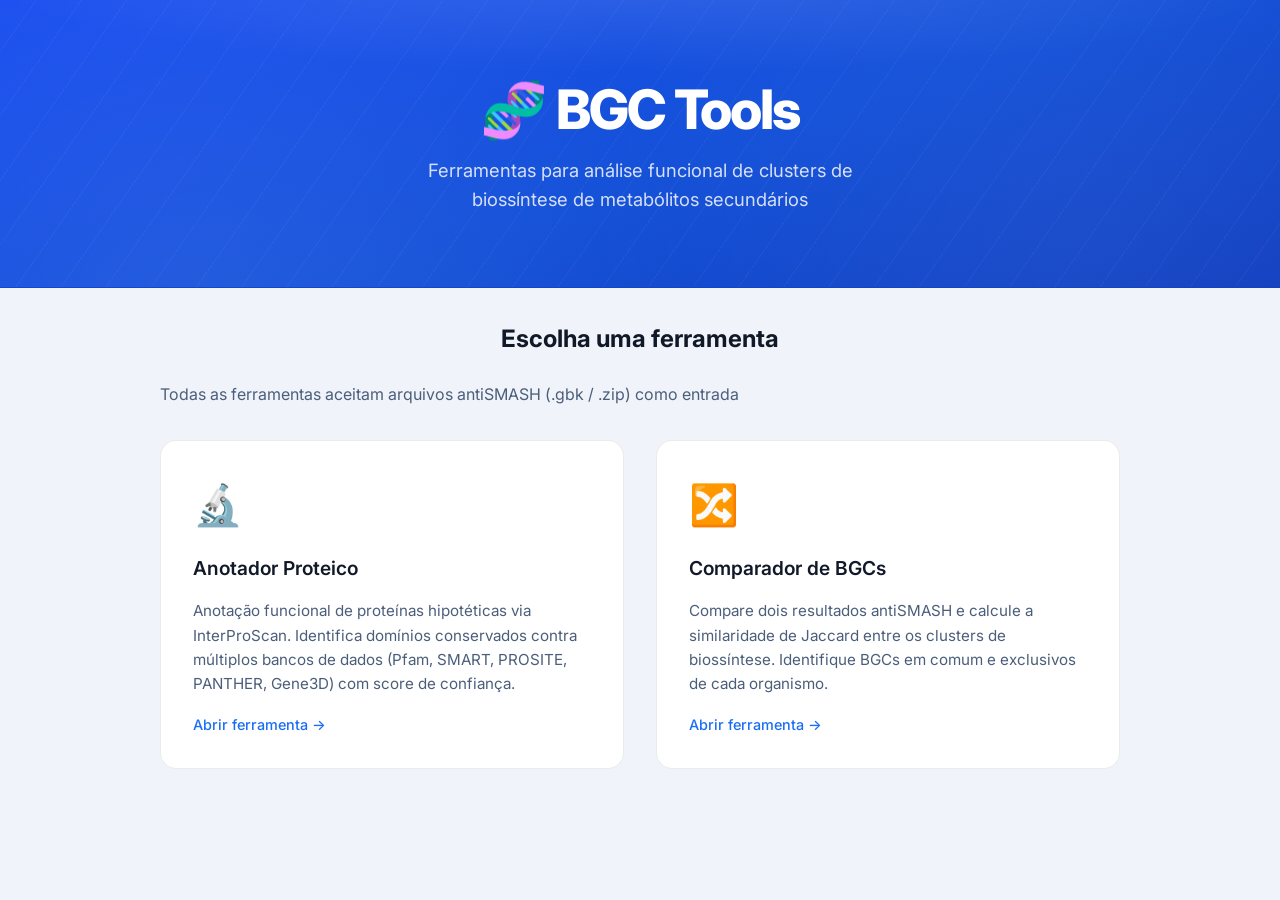
<file: frontend/index.html>
<!DOCTYPE html>
<html lang="pt-BR">
<head>
    <meta charset="UTF-8">
    <meta name="viewport" content="width=device-width, initial-scale=1.0">
    <title>BGC Tools — Ferramentas para Análise de BGC</title>
    <link rel="preconnect" href="https://fonts.googleapis.com">
    <link rel="preconnect" href="https://fonts.gstatic.com" crossorigin>
    <link rel="stylesheet" href="style.css">
</head>
<body>
    <!-- ===== LANDING PAGE ===== -->
    <div id="page-home" class="page active">
        <header class="header-hero">
            <div class="header-content">
                <h1 class="title">🧬 BGC Tools</h1>
                <p class="subtitle">Ferramentas para análise funcional de clusters de biossíntese de metabólitos secundários</p>
            </div>
        </header>

        <div class="container">
            <main class="main-content">
                <div class="welcome-section">
                    <h2>Escolha uma ferramenta</h2>
                    <p style="color: var(--text-secondary); margin-bottom: var(--spacing-xl);">Todas as ferramentas aceitam arquivos antiSMASH (.gbk / .zip) como entrada</p>

                    <div class="tool-cards">
                        <a href="anotador.html" class="tool-card">
                            <div class="icon">🔬</div>
                            <h3>Anotador Proteico</h3>
                            <p>Anotação funcional de proteínas hipotéticas via InterProScan. Identifica domínios conservados contra múltiplos bancos de dados (Pfam, SMART, PROSITE, PANTHER, Gene3D) com score de confiança.</p>
                            <div class="card-footer">Abrir ferramenta →</div>
                        </a>

                        <a href="comparador.html" class="tool-card">
                            <div class="icon">🔀</div>
                            <h3>Comparador de BGCs</h3>
                            <p>Compare dois resultados antiSMASH e calcule a similaridade de Jaccard entre os clusters de biossíntese. Identifique BGCs em comum e exclusivos de cada organismo.</p>
                            <div class="card-footer">Abrir ferramenta →</div>
                        </a>
                    </div>
                </div>
            </main>
        </div>
    </div>
</body>
</html>
</file>
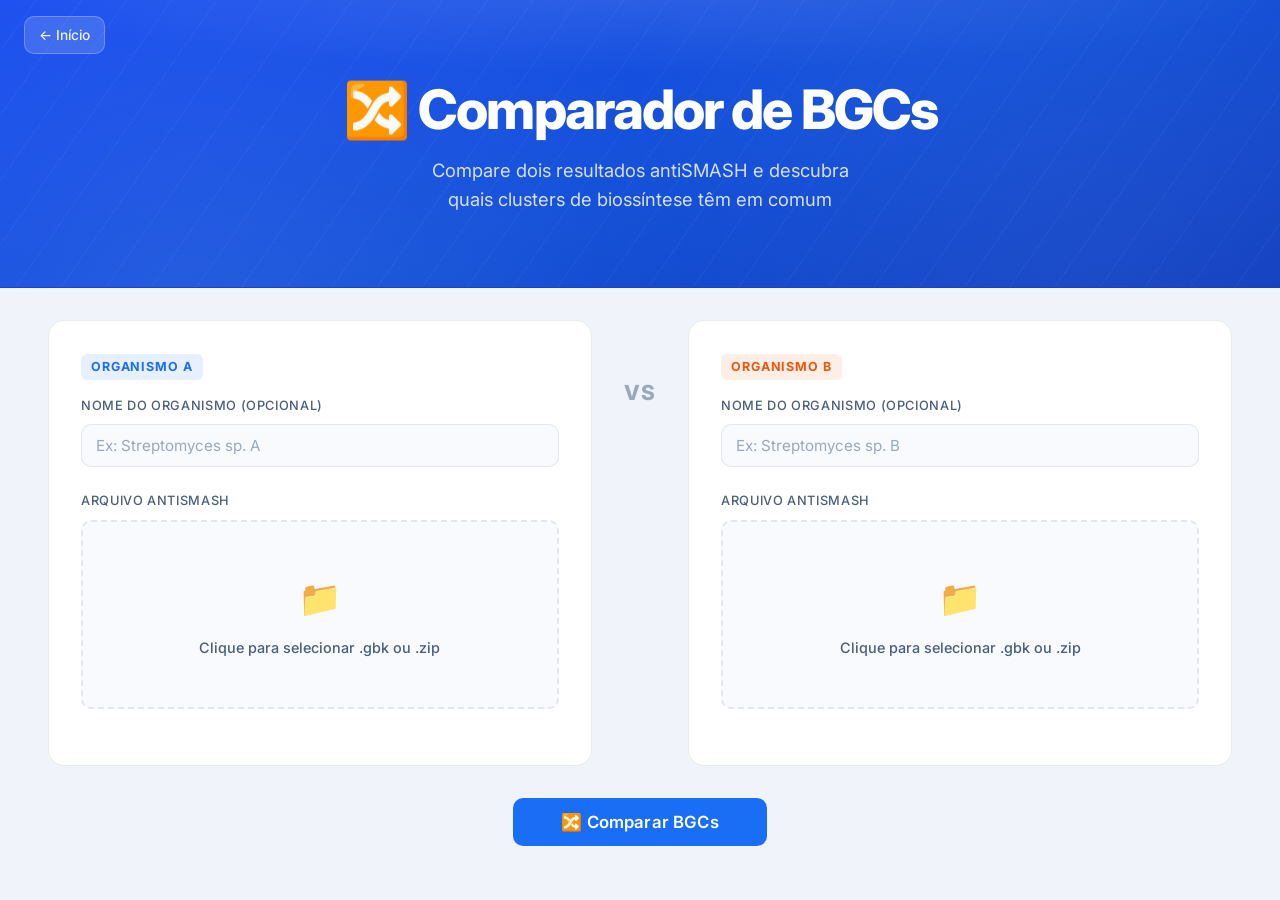
<file: frontend/comparador.html>
<!DOCTYPE html>
<html lang="pt-BR">
<head>
    <meta charset="UTF-8">
    <meta name="viewport" content="width=device-width, initial-scale=1.0">
    <title>Comparador de BGCs — BGC Tools</title>
    <link rel="preconnect" href="https://fonts.googleapis.com">
    <link rel="preconnect" href="https://fonts.gstatic.com" crossorigin>
    <link rel="stylesheet" href="style.css">
</head>
<body>

    <!-- ===== NOTIFICAÇÃO ===== -->
    <div id="notification" class="notification">
        <div class="notification-content">
            <span id="notification-message"></span>
        </div>
        <button class="notification-close" onclick="closeNotification()">✕</button>
    </div>

    <!-- ===== PÁGINA 1: INPUT ===== -->
    <div id="page-input" class="page active">
        <header class="header-hero">
            <nav class="top-nav">
                <a href="index.html" class="btn-back">← Início</a>
            </nav>
            <div class="header-content">
                <h1 class="title">🔀 Comparador de BGCs</h1>
                <p class="subtitle">Compare dois resultados antiSMASH e descubra quais clusters de biossíntese têm em comum</p>
            </div>
        </header>

        <div class="container">
            <main class="main-content">

                <div class="compare-inputs">

                    <!-- Organismo A -->
                    <div class="compare-card" id="card-a">
                        <div class="compare-card-header">
                            <span class="compare-label label-a">Organismo A</span>
                        </div>
                        <div class="form-group">
                            <label for="name-a">Nome do organismo (opcional)</label>
                            <input type="text" id="name-a" class="input-text" placeholder="Ex: Streptomyces sp. A">
                        </div>
                        <div class="form-group">
                            <label>Arquivo antiSMASH</label>
                            <div class="file-input-wrapper">
                                <input type="file" id="file-a" accept=".gbk,.zip" class="input-file">
                                <label for="file-a" class="file-input-label">
                                    <span class="file-icon">📁</span>
                                    <span class="file-text" id="file-a-text">Clique para selecionar .gbk ou .zip</span>
                                </label>
                            </div>
                        </div>
                    </div>

                    <div class="compare-vs">VS</div>

                    <!-- Organismo B -->
                    <div class="compare-card" id="card-b">
                        <div class="compare-card-header">
                            <span class="compare-label label-b">Organismo B</span>
                        </div>
                        <div class="form-group">
                            <label for="name-b">Nome do organismo (opcional)</label>
                            <input type="text" id="name-b" class="input-text" placeholder="Ex: Streptomyces sp. B">
                        </div>
                        <div class="form-group">
                            <label>Arquivo antiSMASH</label>
                            <div class="file-input-wrapper">
                                <input type="file" id="file-b" accept=".gbk,.zip" class="input-file">
                                <label for="file-b" class="file-input-label">
                                    <span class="file-icon">📁</span>
                                    <span class="file-text" id="file-b-text">Clique para selecionar .gbk ou .zip</span>
                                </label>
                            </div>
                        </div>
                    </div>

                </div>

                <div style="text-align: center; margin-top: var(--spacing-xl);">
                    <button class="btn btn-primary" id="btn-compare" onclick="submitComparison()"
                            style="padding: 14px 48px; font-size: 1.05em;">
                        🔀 Comparar BGCs
                    </button>
                </div>

            </main>
        </div>
    </div>

    <!-- ===== PÁGINA 2: RESULTADOS ===== -->
    <div id="page-results" class="page">
        <div class="container">
            <header class="header-small">
                <button class="btn-back" onclick="goToPage('page-input')">← Nova Comparação</button>
                <h1>Resultado da Comparação</h1>
            </header>
            <main class="main-content">
                <div id="results-content"></div>
            </main>
        </div>
    </div>

    <script src="comparador.js"></script>
</body>
</html>
</file>
<file: frontend/style.css>
/* ===== IMPORTS ===== */
@import url('https://fonts.googleapis.com/css2?family=Inter:opsz,wght@14..32,300;14..32,400;14..32,500;14..32,600;14..32,700;14..32,800&family=JetBrains+Mono:wght@400;500&display=swap');

/* ===== VARIÁVEIS GLOBAIS ===== */
:root {
    /* Core backgrounds */
    --bg-base:    #f0f4fa;
    --bg-surface: #f8fafd;
    --bg-card:    #ffffff;
    --bg-raised:  #eef2f9;
    --bg-hover:   #e4ecf7;

    /* Accent */
    --accent:       #1a6ef5;
    --accent-dim:   rgba(26, 110, 245, 0.08);
    --accent-glow:  rgba(26, 110, 245, 0.18);
    --accent-dark:  #1459cc;

    /* Secondary */
    --blue:     #1a6ef5;
    --blue-dim: rgba(26, 110, 245, 0.08);

    /* Text */
    --text-primary:   #111827;
    --text-secondary: #4b5e7a;
    --text-muted:     #9aa8bc;

    /* Borders */
    --border:        rgba(0, 0, 0, 0.08);
    --border-accent: rgba(26, 110, 245, 0.22);

    /* Status */
    --success: #059669;
    --warning: #d97706;
    --error:   #dc2626;
    --info:    #1a6ef5;

    /* Legacy compatibility */
    --color-primary:       var(--accent);
    --color-primary-dark:  var(--accent-dark);
    --color-success:       var(--success);
    --color-warning:       var(--warning);
    --color-error:         var(--error);
    --color-info:          var(--info);
    --color-text:          var(--text-primary);
    --color-text-light:    var(--text-secondary);
    --color-text-lighter:  var(--text-muted);
    --color-bg:            var(--bg-surface);
    --color-bg-light:      var(--bg-card);
    --color-border:        var(--border);
    --color-shadow:        rgba(0, 0, 0, 0.08);

    /* Spacing */
    --spacing-xs:  4px;
    --spacing-sm:  8px;
    --spacing-md:  16px;
    --spacing-lg:  24px;
    --spacing-xl:  32px;
    --spacing-2xl: 48px;

    /* Radius */
    --radius-sm: 6px;
    --radius-md: 10px;
    --radius-lg: 16px;
    --radius-xl: 24px;

    /* Transition */
    --transition: all 0.2s cubic-bezier(0.4, 0, 0.2, 1);
}

/* ===== RESET ===== */
*, *::before, *::after {
    margin: 0;
    padding: 0;
    box-sizing: border-box;
}

html { scroll-behavior: smooth; }

body {
    font-family: 'Inter', -apple-system, BlinkMacSystemFont, 'Segoe UI', sans-serif;
    background-color: var(--bg-base);
    color: var(--text-primary);
    line-height: 1.6;
    font-size: 16px;
    -webkit-font-smoothing: antialiased;
    -moz-osx-font-smoothing: grayscale;
}

/* ===== SCROLLBAR ===== */
::-webkit-scrollbar { width: 5px; height: 5px; }
::-webkit-scrollbar-track { background: var(--bg-surface); }
::-webkit-scrollbar-thumb { background: var(--bg-hover); border-radius: 99px; }
::-webkit-scrollbar-thumb:hover { background: var(--text-muted); }

/* ===== GLOBAL ACCENT COLOR ===== */
input[type="checkbox"], input[type="radio"] {
    accent-color: var(--accent);
}

/* ===== NOTIFICAÇÃO ===== */
.notification {
    position: fixed;
    top: 20px;
    right: 20px;
    max-width: 420px;
    background: var(--bg-raised);
    border: 1px solid var(--border);
    border-left: 4px solid var(--error);
    color: var(--text-primary);
    padding: 14px 18px;
    border-radius: var(--radius-md);
    box-shadow: 0 8px 40px rgba(0, 0, 0, 0.5);
    display: none;
    flex-direction: row;
    align-items: center;
    justify-content: space-between;
    gap: var(--spacing-md);
    z-index: 9999;
    animation: slideInRight 0.3s cubic-bezier(0.4, 0, 0.2, 1);
    backdrop-filter: blur(12px);
}

.notification.active { display: flex; }
.notification.success { border-left-color: var(--success); }
.notification.warning { border-left-color: var(--warning); }
.notification.info    { border-left-color: var(--info); }
.notification.error   { border-left-color: var(--error); }

.notification-content {
    flex: 1;
    font-size: 0.92em;
    font-weight: 500;
}

.notification-close {
    background: none;
    border: none;
    color: var(--text-secondary);
    font-size: 18px;
    cursor: pointer;
    padding: 0;
    display: flex;
    align-items: center;
    justify-content: center;
    transition: var(--transition);
    border-radius: 50%;
    width: 28px;
    height: 28px;
    flex-shrink: 0;
}

.notification-close:hover {
    background: var(--bg-hover);
    color: var(--text-primary);
}

/* ===== ANIMATIONS ===== */
@keyframes slideInRight {
    from { transform: translateX(100%); opacity: 0; }
    to   { transform: translateX(0);    opacity: 1; }
}

@keyframes slideIn {
    from { transform: translateX(400px); opacity: 0; }
    to   { transform: translateX(0);     opacity: 1; }
}

@keyframes slideOut {
    from { transform: translateX(0);     opacity: 1; }
    to   { transform: translateX(400px); opacity: 0; }
}

@keyframes fadeIn {
    from { opacity: 0; transform: translateY(8px); }
    to   { opacity: 1; transform: translateY(0); }
}

@keyframes slideUp {
    from { transform: translateY(20px); opacity: 0; }
    to   { transform: translateY(0);    opacity: 1; }
}

@keyframes spin {
    0%   { transform: rotate(0deg); }
    100% { transform: rotate(360deg); }
}

@keyframes pulse {
    0%, 100% { box-shadow: 0 0 0 0 var(--accent-glow), 0 8px 24px var(--accent-glow); }
    50%       { box-shadow: 0 0 0 10px transparent, 0 12px 32px var(--accent-glow); }
}

@keyframes glow-line {
    0%   { opacity: 0.3; }
    50%  { opacity: 0.7; }
    100% { opacity: 0.3; }
}

/* ===== MODAL DE SELEÇÃO DE PROTEÍNAS ===== */
.modal {
    display: none;
    position: fixed;
    inset: 0;
    background: rgba(0, 0, 0, 0.75);
    z-index: 10000;
    align-items: center;
    justify-content: center;
    animation: fadeIn 0.2s ease;
    backdrop-filter: blur(6px);
}

.modal.active { display: flex; }

.modal-content {
    background: var(--bg-card);
    border: 1px solid var(--border);
    border-radius: var(--radius-lg);
    box-shadow: 0 24px 80px rgba(0, 0, 0, 0.7);
    max-width: 600px;
    width: 95%;
    max-height: 80vh;
    display: flex;
    flex-direction: column;
    animation: slideUp 0.3s cubic-bezier(0.4, 0, 0.2, 1);
}

.modal-proteins-content {
    max-width: 1200px;
    width: 98%;
    max-height: 88vh;
}

.modal-header {
    display: flex;
    justify-content: space-between;
    align-items: center;
    padding: var(--spacing-lg);
    border-bottom: 1px solid var(--border);
}

.modal-header h2 {
    margin: 0;
    color: var(--accent);
    font-size: 1.1em;
    font-weight: 700;
}

.modal-close {
    background: var(--bg-raised);
    border: 1px solid var(--border);
    font-size: 16px;
    cursor: pointer;
    color: var(--text-secondary);
    transition: var(--transition);
    border-radius: 50%;
    width: 32px;
    height: 32px;
    display: flex;
    align-items: center;
    justify-content: center;
}

.modal-close:hover {
    background: var(--error);
    color: white;
    border-color: var(--error);
}

.modal-body {
    padding: var(--spacing-lg);
    display: flex;
    flex-direction: column;
    gap: var(--spacing-md);
    flex: 1;
    min-height: 0;
    overflow-y: auto;
}

.modal-footer {
    display: flex;
    gap: var(--spacing-md);
    justify-content: flex-end;
    padding: var(--spacing-lg);
    border-top: 1px solid var(--border);
}

/* ===== MODAL DETALHES DO DOMÍNIO ===== */
.modal-overlay {
    display: none;
    position: fixed;
    inset: 0;
    background: rgba(0, 0, 0, 0.88);
    z-index: 10000;
    backdrop-filter: blur(8px);
    animation: fadeIn 0.2s ease;
}

.modal-overlay.active {
    display: flex;
    justify-content: center;
    align-items: center;
    padding: 20px;
}

.modal-domain-container {
    position: relative;
    background: var(--bg-card);
    border: 1px solid var(--border);
    border-radius: var(--radius-lg);
    width: 95%;
    max-width: 1200px;
    max-height: 90vh;
    overflow: hidden;
    box-shadow: 0 32px 80px rgba(0, 0, 0, 0.7);
    animation: slideUp 0.3s cubic-bezier(0.4, 0, 0.2, 1);
}

.modal-domain-close {
    position: absolute;
    top: 16px;
    right: 16px;
    width: 36px;
    height: 36px;
    background: var(--bg-raised);
    border: 1px solid var(--border);
    color: var(--text-secondary);
    border-radius: 50%;
    font-size: 18px;
    cursor: pointer;
    z-index: 10;
    display: flex;
    align-items: center;
    justify-content: center;
    transition: var(--transition);
}

.modal-domain-close:hover {
    background: var(--error);
    border-color: var(--error);
    color: white;
    transform: rotate(90deg);
}

.modal-domain-body {
    padding: 32px;
    overflow-y: auto;
    max-height: 90vh;
}

/* Scrollbar no modal */
.modal-domain-body::-webkit-scrollbar { width: 5px; }
.modal-domain-body::-webkit-scrollbar-track { background: var(--bg-surface); }
.modal-domain-body::-webkit-scrollbar-thumb { background: var(--bg-hover); border-radius: 99px; }

/* Header do domínio no modal */
.domain-header {
    background: linear-gradient(135deg, #eef4ff 0%, #ddeaff 100%);
    border: 1px solid var(--border-accent);
    padding: 28px;
    border-radius: var(--radius-md);
    margin-bottom: 24px;
    box-shadow: 0 2px 16px rgba(26, 110, 245, 0.10);
}

.domain-header-content {
    display: flex;
    align-items: center;
    gap: 20px;
}

.domain-icon { font-size: 3.5em; line-height: 1; }

.domain-title { flex: 1; }

.domain-title h1 {
    margin: 0 0 6px 0;
    font-size: 1.7em;
    font-weight: 700;
    color: var(--text-primary);
}

.domain-title .accession {
    font-family: 'JetBrains Mono', monospace;
    font-size: 1em;
    color: var(--accent);
}

.domain-category-badge {
    background: var(--accent-dim);
    border: 1px solid var(--border-accent);
    color: var(--accent);
    padding: 8px 18px;
    border-radius: var(--radius-md);
    font-size: 0.88em;
    font-weight: 600;
    white-space: nowrap;
}

/* Grid de info do domínio */
.domain-info-grid {
    display: grid;
    grid-template-columns: repeat(3, 1fr);
    gap: 14px;
    margin-bottom: 16px;
}

.info-card {
    background: var(--bg-surface);
    border: 1px solid var(--border);
    border-radius: var(--radius-md);
    padding: 18px;
    transition: var(--transition);
}

.info-card:hover {
    border-color: var(--border-accent);
    transform: translateY(-2px);
    box-shadow: 0 4px 16px rgba(0, 0, 0, 0.4);
}

.info-card-header {
    display: flex;
    align-items: center;
    gap: 8px;
    margin-bottom: 10px;
    font-weight: 600;
    font-size: 0.78em;
    color: var(--text-secondary);
    text-transform: uppercase;
    letter-spacing: 0.06em;
}

.info-card-icon { font-size: 1.2em; }

.info-card-content {
    color: var(--text-primary);
    font-size: 0.92em;
    line-height: 1.6;
}

.info-card-large { grid-column: span 2; }
.info-card-full  { grid-column: span 3; }

.info-card-highlight {
    background: rgba(79, 146, 255, 0.05);
    border-color: rgba(79, 146, 255, 0.18);
}

/* Badges do domínio */
.badge {
    display: inline-block;
    padding: 4px 10px;
    border-radius: 6px;
    font-weight: 600;
    font-size: 0.83em;
    margin: 3px;
}

.badge-database {
    background: rgba(79, 146, 255, 0.10);
    color: var(--blue);
    border: 1px solid rgba(79, 146, 255, 0.25);
}

.badge-position {
    background: rgba(109, 40, 217, 0.07);
    color: #6d28d9;
    border: 1px solid rgba(109, 40, 217, 0.20);
    font-family: 'JetBrains Mono', monospace;
    font-size: 0.95em;
}

.badge-stat {
    background: var(--accent-dim);
    color: var(--accent);
    border: 1px solid var(--border-accent);
    font-family: 'JetBrains Mono', monospace;
}

/* Link InterPro */
.interpro-link {
    display: inline-flex;
    align-items: center;
    gap: 6px;
    color: var(--blue);
    text-decoration: none;
    font-weight: 600;
    font-family: 'JetBrains Mono', monospace;
    padding: 8px 14px;
    background: var(--blue-dim);
    border: 1px solid rgba(79, 146, 255, 0.20);
    border-radius: var(--radius-sm);
    transition: var(--transition);
    font-size: 0.92em;
}

.interpro-link:hover {
    background: var(--blue);
    color: white;
    transform: translateX(3px);
}

/* Responsividade do grid de domínios no modal */
@media (max-width: 1200px) {
    .domain-info-grid { grid-template-columns: repeat(2, 1fr); }
    .info-card-large,
    .info-card-full  { grid-column: span 2; }
}

@media (max-width: 768px) {
    .modal-domain-container { width: 98%; max-height: 95vh; }
    .modal-domain-body { padding: 20px; }
    .domain-info-grid { grid-template-columns: 1fr; }
    .info-card-large,
    .info-card-full  { grid-column: span 1; }
    .domain-header-content { flex-direction: column; text-align: center; }
    .domain-icon { font-size: 3em; }
    .domain-title h1 { font-size: 1.4em; }
}

/* ===== TABELA DE PROTEÍNAS ===== */
.proteins-table-container {
    flex: 1;
    overflow-y: auto;
    border: 1px solid var(--border);
    border-radius: var(--radius-md);
    min-height: 200px;
    max-height: 62vh;
}

.proteins-table {
    width: 100%;
    border-collapse: collapse;
    background: var(--bg-surface);
}

.proteins-table thead {
    background: var(--bg-raised);
    position: sticky;
    top: 0;
    z-index: 1;
}

.proteins-table th {
    padding: 11px var(--spacing-md);
    text-align: left;
    font-weight: 600;
    font-size: 0.78em;
    text-transform: uppercase;
    letter-spacing: 0.06em;
    color: var(--text-secondary);
    border-bottom: 1px solid var(--border);
}

.proteins-table td {
    padding: 10px var(--spacing-md);
    border-bottom: 1px solid var(--border);
    font-size: 0.88em;
    color: var(--text-primary);
}

.proteins-table tbody tr:hover { background: var(--bg-hover); }
.proteins-table tbody tr:last-child td { border-bottom: none; }

@keyframes slideUp2 {
    from { transform: translateY(30px); opacity: 0; }
    to   { transform: translateY(0);    opacity: 1; }
}

/* ===== CONTAINER ===== */
.container {
    width: 100%;
    max-width: 1440px;
    margin: 0 auto;
    padding: 0 var(--spacing-lg);
}

/* ===== PÁGINAS ===== */
.page {
    display: none;
    min-height: 100vh;
    animation: fadeIn 0.25s ease;
}

.page.active {
    display: flex;
    flex-direction: column;
}

/* ===== HOME PAGE HERO ===== */
.header-hero {
    position: relative;
    overflow: hidden;
    background: linear-gradient(160deg, #1a4ef0 0%, #1350d8 55%, #0f3dbf 100%);
    border-bottom: 1px solid rgba(0,0,0,0.12);
    padding: 80px var(--spacing-lg) 72px;
    text-align: center;
}

/* Radial glow background */
.header-hero::before {
    content: '';
    position: absolute;
    inset: 0;
    background:
        radial-gradient(ellipse 80% 55% at 50% -10%, rgba(255,255,255,0.12) 0%, transparent 65%),
        radial-gradient(circle at 15% 110%, rgba(255,255,255,0.07) 0%, transparent 45%),
        radial-gradient(circle at 85% 90%, rgba(255,255,255,0.05) 0%, transparent 45%);
    pointer-events: none;
}

/* Subtle diagonal lines */
.header-hero::after {
    content: '';
    position: absolute;
    inset: 0;
    background-image: repeating-linear-gradient(
        -55deg,
        transparent 0px,
        transparent 36px,
        rgba(255, 255, 255, 0.04) 36px,
        rgba(255, 255, 255, 0.04) 37px
    );
    pointer-events: none;
}

.header-content {
    position: relative;
    z-index: 1;
}

.header-hero .title {
    font-size: 3.4em;
    font-weight: 800;
    letter-spacing: -0.035em;
    margin-bottom: 16px;
    color: #ffffff;
    -webkit-text-fill-color: #ffffff;
    line-height: 1.1;
}

.header-hero .subtitle {
    font-size: 1.15em;
    color: rgba(255, 255, 255, 0.82);
    font-weight: 400;
    max-width: 460px;
    margin: 0 auto;
    line-height: 1.6;
}

/* ===== SMALL HEADER (outras páginas) ===== */
.header-small {
    display: flex;
    align-items: center;
    gap: var(--spacing-md);
    padding: 14px var(--spacing-lg);
    border-bottom: 1px solid var(--border);
    background: var(--bg-surface);
    position: sticky;
    top: 0;
    z-index: 100;
    flex-wrap: wrap;
    backdrop-filter: blur(12px);
}

.header-small h1 {
    flex: 1;
    min-width: 200px;
    font-size: 1em;
    font-weight: 600;
    color: var(--text-primary);
}

/* ===== MAIN CONTENT ===== */
.main-content {
    flex: 1;
    padding: var(--spacing-xl) var(--spacing-lg) var(--spacing-2xl);
}

.loading-content {
    display: flex;
    align-items: center;
    justify-content: center;
    padding: var(--spacing-2xl);
}

/* ===== WELCOME SECTION (home) ===== */
.welcome-section {
    max-width: 960px;
    margin: 0 auto;
}

.cta-button-container {
    display: flex;
    justify-content: center;
    margin-bottom: var(--spacing-2xl);
    padding-top: var(--spacing-xl);
}

.btn-cta {
    padding: 16px 44px;
    font-size: 1.05em;
    letter-spacing: 0.02em;
    background: #ffffff;
    color: var(--accent);
    border: none;
    animation: pulse 3s ease-in-out infinite;
}

.btn-cta:hover {
    transform: translateY(-3px);
    animation: none;
    background: #ffffff;
    color: var(--accent-dark);
    box-shadow: 0 14px 40px rgba(0,0,0,0.18);
}

.welcome-section h2 {
    font-size: 1.5em;
    font-weight: 700;
    margin-bottom: var(--spacing-lg);
    color: var(--text-primary);
    text-align: center;
}

/* ===== INFO CARDS (home) ===== */
.info-cards {
    display: grid;
    grid-template-columns: repeat(auto-fit, minmax(260px, 1fr));
    gap: var(--spacing-lg);
    margin-bottom: var(--spacing-2xl);
}

.info-card {
    background: var(--bg-card);
    border: 1px solid var(--border);
    padding: var(--spacing-xl);
    border-radius: var(--radius-lg);
    text-align: center;
    transition: var(--transition);
}

.info-card:hover {
    border-color: var(--border-accent);
    transform: translateY(-6px);
    box-shadow: 0 12px 36px rgba(0, 0, 0, 0.08), 0 0 20px var(--accent-glow);
}

.info-card .icon {
    font-size: 2.8em;
    margin-bottom: var(--spacing-md);
    display: block;
}

.info-card h3 {
    font-size: 1.1em;
    font-weight: 600;
    margin-bottom: var(--spacing-sm);
    color: var(--accent);
}

.info-card p {
    color: var(--text-secondary);
    font-size: 0.9em;
    line-height: 1.7;
}

/* ===== STEPS ===== */
.steps-section { margin-bottom: var(--spacing-2xl); }
.steps-section h3 { font-size: 1.4em; margin-bottom: var(--spacing-lg); }
.steps { list-style: none; padding: 0; }

.steps li {
    display: flex;
    gap: var(--spacing-lg);
    margin-bottom: var(--spacing-lg);
    padding-bottom: var(--spacing-lg);
    border-bottom: 1px solid var(--border);
}

.steps li:last-child { border-bottom: none; }

.step-number {
    display: flex;
    align-items: center;
    justify-content: center;
    width: 44px;
    height: 44px;
    border-radius: 50%;
    background: var(--accent-dim);
    border: 1px solid var(--border-accent);
    color: var(--accent);
    font-weight: 700;
    font-size: 1em;
    flex-shrink: 0;
}

.step-content strong {
    display: block;
    font-size: 1em;
    margin-bottom: var(--spacing-xs);
    color: var(--text-primary);
}

.step-content p { color: var(--text-secondary); font-size: 0.9em; }

/* ===== INPUT OPTIONS ===== */
.input-options {
    background: var(--bg-card);
    border: 1px solid var(--border);
    padding: var(--spacing-2xl);
    border-radius: var(--radius-lg);
    display: flex;
    gap: var(--spacing-xl);
    align-items: stretch;
    max-width: 1100px;
    margin: 0 auto;
}

.option-section {
    flex: 1;
    display: none;
}

.option-section.active { display: block; }

.option-section:nth-child(1),
.option-section:nth-child(3) { display: block; }

.divider {
    display: flex;
    align-items: center;
    padding: 0 var(--spacing-lg);
    color: var(--text-muted);
    font-weight: 600;
    font-size: 0.8em;
    border-left: 1px solid var(--border);
    border-right: 1px solid var(--border);
    min-height: 100%;
    white-space: nowrap;
    letter-spacing: 0.1em;
}

.option-header {
    display: flex;
    align-items: flex-start;
    gap: var(--spacing-md);
    margin-bottom: var(--spacing-xl);
    padding: var(--spacing-md) var(--spacing-lg);
    background: var(--bg-surface);
    border: 1px solid var(--border);
    border-radius: var(--radius-md);
    cursor: pointer;
    transition: var(--transition);
}

.option-header:hover {
    border-color: var(--border-accent);
    background: var(--bg-raised);
}

.option-header input[type="radio"] {
    margin-top: 4px;
    cursor: pointer;
    width: 17px;
    height: 17px;
}

.option-header label { flex: 1; cursor: pointer; }

.option-header h2 {
    font-size: 1.05em;
    font-weight: 600;
    margin-bottom: 4px;
    color: var(--accent);
}

.option-header p {
    color: var(--text-secondary);
    font-size: 0.86em;
}

.option-content { padding-left: var(--spacing-xl); }

/* ===== FORMS ===== */
.form-group { margin-bottom: var(--spacing-lg); }

.form-group > label {
    display: block;
    font-weight: 500;
    margin-bottom: var(--spacing-sm);
    color: var(--text-secondary);
    font-size: 0.8em;
    text-transform: uppercase;
    letter-spacing: 0.05em;
}

.input-text,
.input-textarea {
    width: 100%;
    padding: 11px 14px;
    background: var(--bg-surface);
    border: 1px solid var(--border);
    border-radius: var(--radius-md);
    font-size: 0.95em;
    font-family: inherit;
    color: var(--text-primary);
    transition: var(--transition);
}

.input-text::placeholder,
.input-textarea::placeholder { color: var(--text-muted); }

.input-text:focus,
.input-textarea:focus {
    outline: none;
    border-color: var(--accent);
    box-shadow: 0 0 0 3px var(--accent-dim);
    background: var(--bg-card);
}

.input-textarea {
    resize: vertical;
    font-family: 'JetBrains Mono', 'Courier New', monospace;
    font-size: 0.86em;
    line-height: 1.65;
}

small {
    display: block;
    margin-top: 6px;
    color: var(--text-muted);
    font-size: 0.8em;
}

/* ===== FILE INPUT ===== */
.file-input-wrapper { position: relative; }
.input-file { display: none; }

.file-input-label {
    display: flex;
    flex-direction: column;
    align-items: center;
    justify-content: center;
    padding: var(--spacing-2xl);
    border: 2px dashed var(--border);
    border-radius: var(--radius-md);
    background: var(--bg-surface);
    cursor: pointer;
    transition: var(--transition);
    gap: 10px;
}

.file-input-label:hover {
    border-color: var(--accent);
    background: var(--accent-dim);
}

.file-icon { font-size: 2.2em; }

.file-text {
    color: var(--text-secondary);
    font-weight: 500;
    font-size: 0.9em;
}

.file-info {
    margin-top: var(--spacing-md);
    padding: 10px 14px;
    background: rgba(16, 185, 129, 0.07);
    border: 1px solid rgba(16, 185, 129, 0.20);
    border-radius: var(--radius-sm);
}

.file-info.hidden { display: none; }

.file-info p {
    margin: 0;
    color: var(--success);
    font-size: 0.88em;
    font-weight: 500;
}

/* ===== BUTTONS ===== */
.btn {
    padding: 10px 20px;
    border: none;
    border-radius: var(--radius-md);
    font-size: 0.92em;
    font-weight: 600;
    cursor: pointer;
    transition: var(--transition);
    display: inline-flex;
    align-items: center;
    justify-content: center;
    gap: 8px;
    text-align: center;
    text-decoration: none;
    letter-spacing: 0.01em;
    font-family: inherit;
}

.btn-primary {
    background: var(--accent);
    color: #ffffff;
}

.btn-primary:hover {
    background: var(--accent-dark);
    transform: translateY(-2px);
    box-shadow: 0 8px 24px var(--accent-glow);
}

.btn-primary:active { transform: translateY(0); }

.btn-primary:disabled {
    opacity: 0.4;
    cursor: not-allowed;
    transform: none;
    box-shadow: none;
}

.btn-secondary {
    background: var(--bg-raised);
    border: 1px solid var(--border);
    color: var(--text-primary);
}

.btn-secondary:hover {
    background: var(--bg-hover);
    border-color: var(--text-muted);
}

.btn-lg {
    padding: 13px var(--spacing-2xl);
    font-size: 1em;
}

.btn-block {
    display: flex;
    width: 100%;
    margin-top: var(--spacing-md);
}

.btn-back {
    background: var(--bg-raised);
    border: 1px solid var(--border);
    color: var(--text-secondary);
    font-size: 0.86em;
    font-weight: 500;
    cursor: pointer;
    padding: 7px 14px;
    border-radius: var(--radius-md);
    transition: var(--transition);
    white-space: nowrap;
    font-family: inherit;
}

.btn-back:hover {
    border-color: var(--accent);
    color: var(--accent);
    transform: translateX(-2px);
}

.btn-download {
    background: var(--accent-dim);
    color: var(--accent);
    border: 1px solid var(--border-accent);
    border-radius: var(--radius-md);
    padding: 8px 18px;
    font-size: 0.86em;
    font-weight: 600;
    cursor: pointer;
    transition: var(--transition);
    white-space: nowrap;
    font-family: inherit;
}

.btn-download:hover {
    background: var(--accent);
    color: #ffffff;
    transform: translateY(-2px);
    box-shadow: 0 6px 20px var(--accent-glow);
}

/* ===== ANALYSIS TIMER PANEL ===== */
.analysis-timer-panel {
    background: var(--bg-raised);
    border: 1px solid var(--border);
    border-radius: var(--radius-md);
    padding: 16px 20px;
    margin: 20px 0 8px;
    max-width: 560px;
    width: 100%;
}

.timer-stats-row {
    display: flex;
    gap: 10px;
    justify-content: space-between;
    margin-bottom: 12px;
    flex-wrap: wrap;
}

.timer-stat {
    display: flex;
    flex-direction: column;
    align-items: center;
    flex: 1;
    min-width: 90px;
    background: var(--bg-surface);
    border: 1px solid var(--border);
    border-radius: var(--radius-sm);
    padding: 10px 8px 8px;
}

.timer-stat-label {
    font-size: 0.68em;
    color: var(--text-muted);
    margin-bottom: 4px;
    text-align: center;
    white-space: nowrap;
    text-transform: uppercase;
    letter-spacing: 0.05em;
}

.timer-stat-value {
    font-size: 1.2em;
    font-weight: 700;
    font-family: 'JetBrains Mono', monospace;
    color: var(--text-primary);
}

.timer-stat-min { color: var(--success) !important; }
.timer-stat-max { color: var(--warning) !important; }

.timer-protein-row {
    display: flex;
    align-items: center;
    gap: 8px;
    flex-wrap: wrap;
    border-top: 1px solid var(--border);
    padding-top: 10px;
    font-size: 0.84em;
}

.timer-protein-label {
    color: var(--text-muted);
    white-space: nowrap;
}

.timer-protein-id {
    font-weight: 600;
    color: var(--accent);
    word-break: break-all;
    flex: 1;
    font-family: 'JetBrains Mono', monospace;
    font-size: 0.9em;
}

.timer-protein-count {
    color: var(--text-secondary);
    white-space: nowrap;
}

/* ===== PROGRESS CONTAINER ===== */
.progress-container {
    text-align: center;
    max-width: 540px;
    width: 100%;
    padding: var(--spacing-2xl);
    background: var(--bg-card);
    border: 1px solid var(--border);
    border-radius: var(--radius-xl);
    box-shadow: 0 4px 32px rgba(0, 0, 0, 0.08);
}

.progress-title h2 {
    font-size: 1.45em;
    font-weight: 700;
    margin-bottom: var(--spacing-sm);
    color: var(--text-primary);
}

.progress-title p {
    color: var(--text-secondary);
    margin-bottom: var(--spacing-xl);
    font-size: 0.9em;
}

.progress-bar-wrapper {
    position: relative;
    margin-bottom: var(--spacing-xl);
}

.progress-bar {
    width: 100%;
    height: 5px;
    background: var(--bg-raised);
    border-radius: 99px;
    overflow: hidden;
    margin-bottom: 10px;
}

.progress-fill {
    height: 100%;
    background: linear-gradient(90deg, var(--accent) 0%, var(--blue) 100%);
    width: 0%;
    transition: width 0.5s cubic-bezier(0.4, 0, 0.2, 1);
    box-shadow: 0 0 10px var(--accent-glow);
    border-radius: 99px;
}

.progress-text {
    display: block;
    color: var(--accent);
    font-size: 0.85em;
    font-weight: 600;
    font-family: 'JetBrains Mono', monospace;
    letter-spacing: 0.05em;
}

/* ===== STEPS PROGRESS ===== */
.steps-progress {
    text-align: left;
    margin: var(--spacing-xl) 0;
    display: flex;
    flex-direction: column;
    gap: 10px;
}

.step-progress {
    display: flex;
    gap: var(--spacing-md);
    padding: 13px 15px;
    border-radius: var(--radius-md);
    background: var(--bg-surface);
    border: 1px solid var(--border);
    transition: var(--transition);
    align-items: center;
}

.step-progress:has(.step-status.done) {
    border-color: rgba(5, 150, 105, 0.22);
    background: rgba(5, 150, 105, 0.04);
}

.step-progress .step-number {
    width: 34px;
    height: 34px;
    font-size: 0.85em;
    flex-shrink: 0;
}

.step-info { flex: 1; }

.step-label {
    font-weight: 600;
    font-size: 0.88em;
    margin: 0;
    color: var(--text-primary);
}

.step-description {
    margin: 3px 0 0 0;
    color: var(--text-secondary);
    font-size: 0.8em;
}

.step-status {
    font-size: 1.1em;
    display: flex;
    align-items: center;
    flex-shrink: 0;
}

.step-status.done  { filter: none; }
.step-status.error { color: var(--error); }

/* ===== SPINNER ===== */
.loading-spinner { margin-top: var(--spacing-xl); }

.spinner {
    width: 44px;
    height: 44px;
    border: 3px solid var(--bg-raised);
    border-top: 3px solid var(--accent);
    border-radius: 50%;
    animation: spin 0.85s linear infinite;
    margin: 0 auto;
    box-shadow: 0 0 16px var(--accent-glow);
}

/* ===== RESULTS PAGE ===== */
#page-results .main-content { padding: 0; }

#results-content {
    padding: var(--spacing-xl) var(--spacing-lg) var(--spacing-2xl);
}

.results-header {
    text-align: center;
    margin-bottom: var(--spacing-xl);
    padding: var(--spacing-2xl) 0 var(--spacing-lg);
}

.results-header h2 {
    font-size: 1.7em;
    font-weight: 700;
    color: var(--accent);
    margin-bottom: 8px;
}

.results-header p {
    color: var(--text-secondary);
    font-size: 0.92em;
}

.results-stats {
    display: grid;
    grid-template-columns: repeat(auto-fit, minmax(170px, 1fr));
    gap: var(--spacing-md);
    margin-bottom: var(--spacing-xl);
    max-width: 860px;
    margin-left: auto;
    margin-right: auto;
}

.stat-card {
    background: var(--bg-card);
    border: 1px solid var(--border);
    padding: var(--spacing-lg);
    border-radius: var(--radius-md);
    text-align: center;
    transition: var(--transition);
}

.stat-card:hover {
    border-color: var(--border-accent);
    box-shadow: 0 0 24px var(--accent-glow);
}

.stat-number {
    font-size: 2.4em;
    font-weight: 800;
    color: var(--accent);
    line-height: 1;
    margin-bottom: 8px;
    font-variant-numeric: tabular-nums;
    letter-spacing: -0.02em;
}

.stat-label {
    font-size: 0.8em;
    color: var(--text-secondary);
    font-weight: 500;
}

/* ===== PROTEIN CARDS ===== */
.proteins-list {
    display: flex;
    flex-direction: column;
    gap: var(--spacing-lg);
    max-width: 1280px;
    margin: 0 auto;
}

.protein-card {
    background: var(--bg-card);
    border: 1px solid var(--border);
    border-radius: var(--radius-lg);
    padding: var(--spacing-xl);
    transition: var(--transition);
    width: 100%;
}

.protein-card:hover {
    border-color: rgba(255, 255, 255, 0.10);
    box-shadow: 0 4px 24px rgba(0, 0, 0, 0.5);
}

.protein-card h3 {
    color: var(--text-primary);
    margin-bottom: var(--spacing-md);
    font-size: 1.1em;
    font-weight: 700;
    font-family: 'JetBrains Mono', monospace;
    padding-bottom: var(--spacing-md);
    border-bottom: 1px solid var(--border);
    letter-spacing: -0.01em;
}

.protein-info {
    display: grid;
    gap: 8px;
    margin-bottom: var(--spacing-lg);
}

.protein-info-row {
    display: grid;
    grid-template-columns: 148px 1fr;
    gap: var(--spacing-md);
    align-items: baseline;
}

.protein-info-label {
    font-weight: 500;
    color: var(--text-muted);
    font-size: 0.78em;
    text-transform: uppercase;
    letter-spacing: 0.06em;
}

.protein-info-label-inline {
    display: inline-flex;
    align-items: center;
    gap: 8px;
}

.protein-info-value {
    color: var(--text-primary);
    word-break: break-word;
    font-size: 0.9em;
}

/* Confidence info button */
.confidence-info-button {
    width: 19px;
    height: 19px;
    border: 1px solid rgba(180, 83, 9, 0.30);
    border-radius: 50%;
    background: rgba(180, 83, 9, 0.08);
    color: #b45309;
    font-weight: 700;
    font-size: 0.72rem;
    line-height: 1;
    cursor: pointer;
    display: inline-flex;
    align-items: center;
    justify-content: center;
    transition: var(--transition);
}

.confidence-info-button:hover {
    background: #b45309;
    color: white;
    border-color: #b45309;
    transform: scale(1.15);
}

/* ===== CONFIDENCE MODAL ===== */
.modal-confidence-container { max-width: 860px; }
.modal-confidence-body { padding: 32px; }

.confidence-modal-header {
    background: rgba(217, 119, 6, 0.05);
    border: 1px solid rgba(217, 119, 6, 0.18);
    border-radius: var(--radius-md);
    padding: 22px;
    margin-bottom: 20px;
}

.confidence-modal-header h2 {
    margin: 0 0 8px 0;
    color: #b45309;
    font-size: 1.1em;
}

.confidence-modal-header p {
    margin: 0;
    color: var(--text-secondary);
    font-size: 0.88em;
    line-height: 1.6;
}

.confidence-modal-grid {
    display: grid;
    grid-template-columns: repeat(auto-fit, minmax(195px, 1fr));
    gap: 12px;
    margin-bottom: 20px;
}

.confidence-modal-card {
    background: var(--bg-raised);
    border: 1px solid var(--border);
    border-radius: var(--radius-md);
    padding: 15px;
}

.confidence-modal-card h3 {
    margin: 0 0 8px 0;
    font-size: 0.78em;
    font-weight: 600;
    text-transform: uppercase;
    letter-spacing: 0.05em;
    color: var(--text-secondary);
}

.confidence-modal-card p {
    margin: 0;
    color: var(--text-primary);
    font-size: 0.86em;
    line-height: 1.6;
}

.confidence-formula-list {
    display: grid;
    gap: 10px;
    margin-bottom: 20px;
}

.confidence-formula-item {
    background: var(--bg-surface);
    border-left: 3px solid rgba(217, 119, 6, 0.45);
    border-radius: 0 var(--radius-sm) var(--radius-sm) 0;
    padding: 12px 14px;
}

.confidence-formula-item strong {
    display: block;
    margin-bottom: 6px;
    color: var(--text-primary);
    font-size: 0.86em;
}

.confidence-formula-item code {
    display: block;
    white-space: normal;
    word-break: break-word;
    color: var(--text-secondary);
    background: transparent;
    padding: 0;
    font-family: 'JetBrains Mono', monospace;
    font-size: 0.8em;
    line-height: 1.5;
}

.confidence-modal-note {
    background: rgba(79, 146, 255, 0.05);
    border: 1px solid rgba(79, 146, 255, 0.15);
    border-radius: var(--radius-md);
    padding: 16px;
    color: var(--text-secondary);
    font-size: 0.86em;
    line-height: 1.7;
}

/* ===== CONFIDENCE BADGES ===== */
.confidence-badge {
    display: inline-block;
    padding: 3px 12px;
    border-radius: 20px;
    font-weight: 600;
    font-size: 0.8em;
    letter-spacing: 0.03em;
}

.confidence-high {
    background: rgba(5, 150, 105, 0.09);
    color: #047857;
    border: 1px solid rgba(5, 150, 105, 0.22);
}

.confidence-medium {
    background: rgba(217, 119, 6, 0.09);
    color: #b45309;
    border: 1px solid rgba(217, 119, 6, 0.22);
}

.confidence-low {
    background: rgba(220, 38, 38, 0.07);
    color: #b91c1c;
    border: 1px solid rgba(220, 38, 38, 0.18);
}

.confidence-none {
    background: var(--bg-raised);
    color: var(--text-muted);
    border: 1px solid var(--border);
}

/* ===== DOMAINS SECTION ===== */
.domains-section {
    margin-top: var(--spacing-lg);
    padding-top: var(--spacing-lg);
    border-top: 1px solid var(--border);
}

.domains-section h4 {
    margin-bottom: var(--spacing-md);
    color: var(--text-secondary);
    font-size: 0.78em;
    text-transform: uppercase;
    letter-spacing: 0.06em;
    font-weight: 600;
}

.domains-list { display: grid; gap: var(--spacing-md); }

.domain-item {
    background: var(--bg-surface);
    padding: var(--spacing-md);
    border-radius: var(--radius-md);
    border-left: 3px solid var(--accent);
}

.domain-name {
    font-weight: 600;
    color: var(--accent);
    margin-bottom: var(--spacing-xs);
}

.domain-details {
    font-size: 0.86em;
    color: var(--text-secondary);
}

.domain-details-row {
    display: flex;
    justify-content: space-between;
    margin-top: var(--spacing-xs);
}

.domain-db {
    display: inline-block;
    background: var(--accent-dim);
    padding: 2px 8px;
    border-radius: 99px;
    font-size: 0.75em;
    margin-right: 4px;
    color: var(--accent);
    border: 1px solid var(--border-accent);
    font-family: 'JetBrains Mono', monospace;
}

/* ===== SEQUENCE SECTION ===== */
.sequence-section {
    margin-top: var(--spacing-lg);
    margin-bottom: var(--spacing-lg);
    padding-top: var(--spacing-lg);
    border-top: 1px solid var(--border);
}

.sequence-summary {
    display: flex;
    align-items: center;
    gap: 10px;
    cursor: pointer;
    font-size: 0.78em;
    font-weight: 600;
    color: var(--text-secondary);
    user-select: none;
    list-style: none;
    padding: 6px 0;
    text-transform: uppercase;
    letter-spacing: 0.06em;
    transition: var(--transition);
}

.sequence-summary:hover { color: var(--text-primary); }
.sequence-summary::-webkit-details-marker { display: none; }

.sequence-summary::before {
    content: '▶';
    font-size: 0.6em;
    color: var(--text-muted);
    transition: transform 0.2s;
}

details[open] > .sequence-summary::before {
    transform: rotate(90deg);
    color: var(--accent);
}

.sequence-length-badge {
    background: var(--accent-dim);
    color: var(--accent);
    border: 1px solid var(--border-accent);
    border-radius: 99px;
    padding: 2px 10px;
    font-size: 0.9em;
    font-weight: 600;
    font-family: 'JetBrains Mono', monospace;
}

.sequence-display {
    margin: 12px 0 0;
    background: #1e2433;
    border: 1px solid rgba(0,0,0,0.18);
    font-family: 'JetBrains Mono', 'Courier New', monospace;
    font-size: 0.8em;
    line-height: 1.9;
    padding: 16px 20px;
    border-radius: var(--radius-md);
    overflow-x: auto;
    white-space: pre;
    word-break: normal;
    box-shadow: inset 0 2px 6px rgba(0, 0, 0, 0.25);
}

/* Amino acid colors (dark theme palette) */
.sequence-display .aa-A { color: #34d399; }
.sequence-display .aa-R { color: #f472b6; }
.sequence-display .aa-N { color: #a78bfa; }
.sequence-display .aa-D { color: #fb923c; }
.sequence-display .aa-C { color: #fbbf24; }
.sequence-display .aa-Q { color: #c084fc; }
.sequence-display .aa-E { color: #f87171; }
.sequence-display .aa-G { color: #38bdf8; }
.sequence-display .aa-H { color: #94a3b8; }
.sequence-display .aa-I { color: #4ade80; }
.sequence-display .aa-L { color: #6ee7b7; }
.sequence-display .aa-K { color: #60a5fa; }
.sequence-display .aa-M { color: #2dd4bf; }
.sequence-display .aa-F { color: #818cf8; }
.sequence-display .aa-P { color: #fb7185; }
.sequence-display .aa-S { color: #67e8f9; }
.sequence-display .aa-T { color: #93c5fd; }
.sequence-display .aa-W { color: #a78bfa; }
.sequence-display .aa-Y { color: #c4b5fd; }
.sequence-display .aa-V { color: #10b981; }

/* ===== ERROR MESSAGE ===== */
.error-message {
    background: rgba(220, 38, 38, 0.05);
    border: 1px solid rgba(220, 38, 38, 0.22);
    border-radius: var(--radius-md);
    padding: var(--spacing-lg);
    color: #b91c1c;
    margin: var(--spacing-lg) 0;
}

.error-message strong {
    display: block;
    margin-bottom: var(--spacing-sm);
    font-size: 1em;
}

/* ===== RESPONSIVE ===== */
@media (max-width: 768px) {
    .container { padding: 0 var(--spacing-md); }
    .header-hero { padding: 52px var(--spacing-md) 44px; }
    .header-hero .title { font-size: 2.3em; }
    .header-hero .subtitle { font-size: 1em; }
    .main-content { padding: var(--spacing-lg) var(--spacing-md) var(--spacing-xl); }
    .info-cards { grid-template-columns: 1fr; gap: var(--spacing-md); }
    .input-options {
        flex-direction: column;
        gap: var(--spacing-lg);
        padding: var(--spacing-lg);
    }
    .divider {
        border-left: none;
        border-right: none;
        border-top: 1px solid var(--border);
        border-bottom: 1px solid var(--border);
        margin: 0;
        padding: var(--spacing-md) 0;
        min-height: auto;
        justify-content: center;
    }
    .header-small { flex-direction: column; align-items: flex-start; gap: var(--spacing-md); }
    .protein-info-row { grid-template-columns: 1fr; gap: 2px; }
    .proteins-list { gap: var(--spacing-md); }
    .steps li { flex-direction: column; gap: var(--spacing-md); }
    .option-content { padding-left: 0; }
    #results-content { padding: var(--spacing-lg) var(--spacing-md) var(--spacing-xl); }
}

@media (max-width: 480px) {
    :root { font-size: 14px; }
    .header-hero .title { font-size: 2em; }
    .progress-container { padding: var(--spacing-lg); }
    .proteins-table th:nth-child(4),
    .proteins-table td:nth-child(4) { display: none; }
}

/* ===== TOP NAV (voltar ao início no anotador) ===== */
.header-hero .top-nav {
    position: absolute;
    top: var(--spacing-md);
    left: var(--spacing-lg);
    z-index: 2;
}

.header-hero .top-nav .btn-back {
    background: rgba(255, 255, 255, 0.15);
    border-color: rgba(255, 255, 255, 0.25);
    color: rgba(255, 255, 255, 0.92);
    display: inline-block;
    text-decoration: none;
}

.header-hero .top-nav .btn-back:hover {
    background: rgba(255, 255, 255, 0.25);
    border-color: rgba(255, 255, 255, 0.5);
    color: #ffffff;
    transform: translateX(-2px);
}

/* ===== TOOL CARDS (landing page index.html) ===== */
.tool-cards {
    display: grid;
    grid-template-columns: repeat(auto-fit, minmax(280px, 1fr));
    gap: var(--spacing-xl);
    margin-top: var(--spacing-lg);
}

.tool-card {
    background: var(--bg-card);
    border: 1px solid var(--border);
    border-radius: var(--radius-lg);
    padding: var(--spacing-xl);
    text-decoration: none;
    color: inherit;
    display: flex;
    flex-direction: column;
    gap: var(--spacing-md);
    transition: var(--transition);
    cursor: pointer;
}

.tool-card:hover {
    border-color: var(--border-accent);
    box-shadow: 0 4px 24px var(--accent-glow);
    transform: translateY(-2px);
}

.tool-card .icon {
    font-size: 2.5rem;
}

.tool-card h3 {
    font-size: 1.2rem;
    font-weight: 600;
    color: var(--text-primary);
}

.tool-card p {
    color: var(--text-secondary);
    font-size: 0.95rem;
    line-height: 1.6;
    flex: 1;
}

.card-footer {
    color: var(--accent);
    font-weight: 500;
    font-size: 0.9rem;
    margin-top: auto;
}

.tool-card-disabled {
    opacity: 0.5;
    cursor: not-allowed;
    pointer-events: none;
}

/* ===== COMPARADOR DE BGCs ===== */
.compare-inputs {
    display: grid;
    grid-template-columns: 1fr auto 1fr;
    gap: var(--spacing-xl);
    align-items: start;
}

.compare-vs {
    display: flex;
    align-items: center;
    justify-content: center;
    font-size: 1.3rem;
    font-weight: 800;
    color: var(--text-muted);
    padding-top: 56px;
    letter-spacing: 0.05em;
}

.compare-card {
    background: var(--bg-card);
    border: 1px solid var(--border);
    border-radius: var(--radius-lg);
    padding: var(--spacing-xl);
    transition: var(--transition);
}

.compare-card.card-has-file {
    border-color: var(--border-accent);
    box-shadow: 0 0 0 3px var(--accent-glow);
}

.compare-card-header {
    margin-bottom: var(--spacing-md);
}

.compare-label {
    display: inline-block;
    font-size: 0.78em;
    font-weight: 700;
    letter-spacing: 0.07em;
    text-transform: uppercase;
    padding: 3px 10px;
    border-radius: var(--radius-sm);
}

.label-a {
    background: rgba(26, 110, 245, 0.10);
    color: #1a6ef5;
}

.label-b {
    background: rgba(234, 88, 12, 0.10);
    color: #ea580c;
}

/* --- Results --- */
.compare-result-header {
    display: flex;
    justify-content: center;
    margin-bottom: var(--spacing-xl);
}

.similarity-gauge {
    text-align: center;
}

.gauge-svg {
    width: 200px;
    height: 120px;
    display: block;
    margin: 0 auto;
}

.gauge-value {
    font-size: 2.8rem;
    font-weight: 800;
    letter-spacing: -0.04em;
    margin-top: -16px;
    line-height: 1;
}

.gauge-label {
    font-size: 0.83em;
    color: var(--text-secondary);
    margin-top: 6px;
}

.compare-organisms {
    display: grid;
    grid-template-columns: 1fr 1fr;
    gap: var(--spacing-lg);
    margin-bottom: var(--spacing-xl);
}

.organism-card {
    background: var(--bg-card);
    border: 1px solid var(--border);
    border-radius: var(--radius-lg);
    padding: var(--spacing-lg);
}

.organism-name {
    font-size: 1rem;
    font-weight: 600;
    margin-bottom: var(--spacing-sm);
    display: flex;
    align-items: center;
    gap: var(--spacing-sm);
    word-break: break-all;
}

.organism-stats {
    display: flex;
    gap: var(--spacing-md);
    font-size: 0.83rem;
    color: var(--text-secondary);
    margin-bottom: var(--spacing-md);
    flex-wrap: wrap;
}

.bgc-type-list {
    display: flex;
    flex-wrap: wrap;
    gap: 6px;
}

.bgc-tag {
    font-size: 0.75rem;
    font-weight: 500;
    padding: 3px 9px;
    border-radius: 99px;
    font-family: 'JetBrains Mono', monospace;
    white-space: nowrap;
}

.bgc-shared {
    background: rgba(5, 150, 105, 0.10);
    color: #059669;
    border: 1px solid rgba(5, 150, 105, 0.25);
}

.bgc-unique-a {
    background: rgba(26, 110, 245, 0.08);
    color: #1a6ef5;
    border: 1px solid rgba(26, 110, 245, 0.20);
}

.bgc-unique-b {
    background: rgba(234, 88, 12, 0.08);
    color: #ea580c;
    border: 1px solid rgba(234, 88, 12, 0.20);
}

.compare-breakdown {
    display: grid;
    grid-template-columns: repeat(3, 1fr);
    gap: var(--spacing-lg);
    margin-bottom: var(--spacing-xl);
}

.breakdown-card {
    background: var(--bg-card);
    border: 1px solid var(--border);
    border-radius: var(--radius-lg);
    padding: var(--spacing-lg);
}

.breakdown-card h3 {
    font-size: 0.9rem;
    font-weight: 600;
    margin-bottom: var(--spacing-xs);
}

.breakdown-count {
    font-size: 2rem;
    font-weight: 700;
    color: var(--accent);
    margin-bottom: var(--spacing-md);
    line-height: 1;
}

@media (max-width: 768px) {
    .compare-inputs { grid-template-columns: 1fr; }
    .compare-vs { padding-top: 0; }
    .compare-organisms { grid-template-columns: 1fr; }
    .compare-breakdown { grid-template-columns: 1fr; }
}

/* ===== TABELA DE CONTAGEM DE CLUSTERS ===== */
.cluster-table-section {
    margin: 2rem 0;
}

.cluster-table-header {
    display: flex;
    align-items: center;
    justify-content: space-between;
    flex-wrap: wrap;
    gap: 0.75rem;
    margin-bottom: 1rem;
}

.cluster-table-header h3 {
    font-size: 1.1rem;
    font-weight: 600;
    color: var(--text-primary);
    margin: 0;
}

/* Toggle de modo */
.table-mode-toggle {
    display: flex;
    border: 1px solid var(--border);
    border-radius: 8px;
    overflow: hidden;
}

.mode-btn {
    padding: 0.35rem 0.85rem;
    font-size: 0.82rem;
    font-weight: 500;
    background: var(--bg-card);
    color: var(--text-secondary);
    border: none;
    cursor: pointer;
    transition: background 0.15s, color 0.15s;
    font-family: inherit;
}

.mode-btn:not(:last-child) {
    border-right: 1px solid var(--border);
}

.mode-btn:hover {
    background: var(--bg-raised);
    color: var(--text-primary);
}

.mode-btn.mode-btn-active {
    background: var(--accent);
    color: #fff;
}

/* Células com duplo conteúdo */
.val-presence { display: none; }

.cluster-table-wrapper.mode-presence .val-count   { display: none; }
.cluster-table-wrapper.mode-presence .val-presence { display: inline; }

/* Ícones de presença */
.presence-yes {
    font-size: 1.1rem;
    font-weight: 700;
    color: #059669;
}

.presence-no {
    font-size: 1.1rem;
    font-weight: 700;
    color: var(--text-muted);
}

.cluster-table-wrapper {
    overflow-x: auto;
    border-radius: 12px;
    border: 1px solid var(--border);
}

.cluster-table {
    width: 100%;
    border-collapse: collapse;
    font-size: 0.9rem;
}

.cluster-table thead tr {
    background: var(--bg-raised);
    border-bottom: 2px solid var(--border);
}

.cluster-table th {
    padding: 0.75rem 1rem;
    text-align: left;
    font-weight: 600;
    color: var(--text-secondary);
    white-space: nowrap;
}

.cluster-table th:not(:first-child) {
    text-align: center;
}

.cluster-table td {
    padding: 0.6rem 1rem;
    border-bottom: 1px solid var(--border);
    vertical-align: middle;
}

.cluster-table tbody tr:last-child td {
    border-bottom: none;
}

.type-name-cell {
    font-family: 'Courier New', monospace;
    font-size: 0.85rem;
    color: var(--text-primary);
    font-weight: 500;
}

.count-cell {
    text-align: center;
    font-weight: 700;
    font-size: 1rem;
    color: var(--text-primary);
}

.count-zero {
    color: var(--text-muted);
    font-weight: 400;
    font-size: 0.9rem;
}

/* Linhas coloridas por categoria */
.cluster-table tbody tr.row-shared {
    background: rgba(5, 150, 105, 0.06);
}

.cluster-table tbody tr.row-shared:hover {
    background: rgba(5, 150, 105, 0.12);
}

.cluster-table tbody tr.row-only-a {
    background: rgba(59, 130, 246, 0.06);
}

.cluster-table tbody tr.row-only-a:hover {
    background: rgba(59, 130, 246, 0.12);
}

.cluster-table tbody tr.row-only-b {
    background: rgba(249, 115, 22, 0.06);
}

.cluster-table tbody tr.row-only-b:hover {
    background: rgba(249, 115, 22, 0.12);
}

/* Linha de total */
.cluster-table tbody tr.total-row {
    background: var(--bg-raised);
    border-top: 2px solid var(--border);
    font-weight: 700;
}

.cluster-table tbody tr.total-row td {
    color: var(--text-primary);
    font-size: 0.9rem;
    text-transform: uppercase;
    letter-spacing: 0.05em;
}

@media (max-width: 600px) {
    .cluster-table th,
    .cluster-table td {
        padding: 0.5rem 0.6rem;
        font-size: 0.8rem;
    }
}

/* ===== SEÇÃO MIBIG ===== */
.mibig-section {
    margin-top: 2.5rem;
}

.mibig-ref-link {
    font-size: 0.8rem;
    color: var(--accent);
    text-decoration: none;
    border: 1px solid var(--accent);
    border-radius: 6px;
    padding: 0.25rem 0.6rem;
    white-space: nowrap;
    transition: background 0.15s, color 0.15s;
}

.mibig-ref-link:hover {
    background: var(--accent);
    color: #fff;
}

.mibig-table .mibig-id-cell {
    white-space: nowrap;
}

.mibig-link {
    font-family: 'Courier New', monospace;
    font-size: 0.82rem;
    font-weight: 600;
    color: var(--accent);
    text-decoration: none;
}

.mibig-link:hover {
    text-decoration: underline;
}

.mibig-cell {
    text-align: center;
    vertical-align: middle;
}

.mibig-absent {
    color: var(--text-muted);
}

.mibig-sim {
    display: block;
    font-size: 1rem;
    font-weight: 700;
    color: var(--text-primary);
    line-height: 1.2;
}

.mibig-sim.mibig-sim-na {
    font-size: 0.82rem;
    font-weight: 400;
    color: var(--text-muted);
}

.mibig-region {
    display: block;
    font-size: 0.72rem;
    color: var(--text-muted);
    font-family: 'Courier New', monospace;
    margin-top: 0.1rem;
}

.mibig-note {
    font-size: 0.78rem;
    color: var(--text-muted);
    margin-top: 0.6rem;
    font-style: italic;
}
</file>
